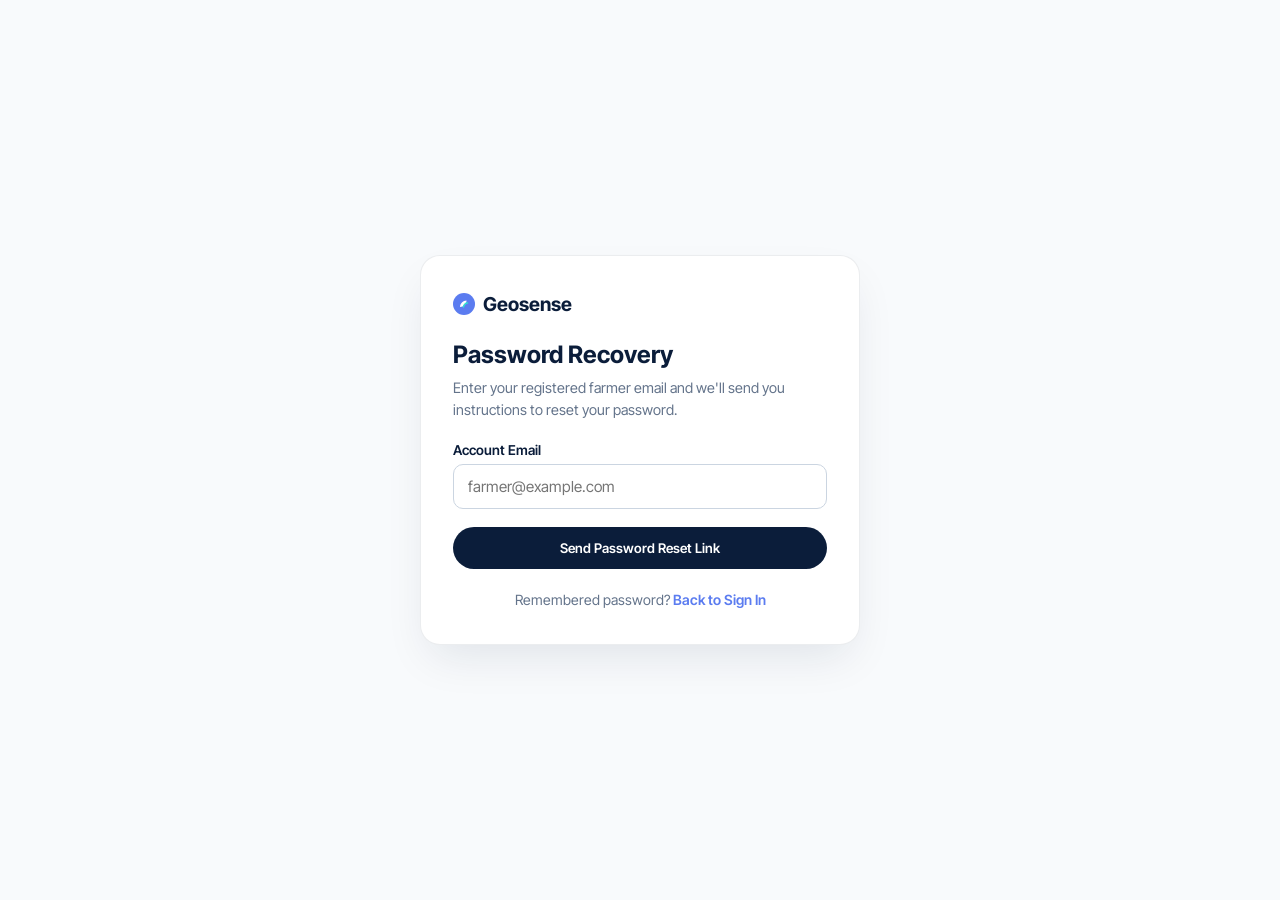
<file: forgot-password.html>
<!DOCTYPE html>
<html lang="en">
<head>
  <meta charset="UTF-8">
  <meta name="viewport" content="width=device-width, initial-scale=1.0">
  <title>Reset Password — Geosense Smart Agriculture</title>
  <link rel="preconnect" href="https://fonts.googleapis.com">
  <link rel="preconnect" href="https://fonts.gstatic.com" crossorigin>
  <link href="https://fonts.googleapis.com/css2?family=Inter+Tight:wght@400;500;600;700&display=swap" rel="stylesheet">
  <style>
    :root {
      --ink: #0b1d3a;
      --accent: #5b7cf0;
      --dot: #2fe0d0;
    }
    * { box-sizing: border-box; margin: 0; padding: 0; }
    body {
      background: #f8fafc;
      font-family: 'Inter Tight', system-ui, -apple-system, sans-serif;
      color: var(--ink);
      min-height: 100vh;
      display: flex;
      flex-direction: column;
      align-items: center;
      justify-content: center;
      padding: 24px;
    }
    .auth-container {
      width: 100%;
      max-width: 440px;
      background: #ffffff;
      border-radius: 20px;
      border: 1px solid rgba(11, 29, 58, 0.08);
      box-shadow: 0 20px 45px -10px rgba(11, 29, 58, 0.1);
      padding: 36px 32px;
    }
    .brand-link {
      display: inline-flex;
      align-items: center;
      gap: 8px;
      text-decoration: none;
      color: var(--ink);
      font-weight: 700;
      font-size: 1.2rem;
      margin-bottom: 24px;
    }
    h1 { font-size: 1.5rem; font-weight: 700; margin-bottom: 8px; }
    p { font-size: 0.9rem; color: #64748b; margin-bottom: 22px; line-height: 1.5; }
    .field label { display: block; font-size: 0.85rem; font-weight: 600; margin-bottom: 6px; }
    .field input {
      width: 100%;
      padding: 12px 14px;
      border-radius: 10px;
      border: 1px solid #cbd5e1;
      font-family: inherit;
      font-size: 0.95rem;
      outline: none;
      margin-bottom: 18px;
    }
    .field input:focus { border-color: var(--accent); }
    .btn-submit {
      width: 100%;
      padding: 13px;
      background: var(--ink);
      color: #fff;
      border: none;
      border-radius: 30px;
      font-family: inherit;
      font-weight: 600;
      cursor: pointer;
    }
    .btn-submit:hover { background: #172d54; }
    .auth-footer { margin-top: 22px; text-align: center; font-size: 0.88rem; color: #64748b; }
    .auth-footer a { color: var(--accent); text-decoration: none; font-weight: 600; }
    .success-msg { padding: 12px; background: #ecfdf5; color: #065f46; border-radius: 8px; font-size: 0.9rem; margin-bottom: 16px; display: none; }
  </style>
</head>
<body>
  <div class="auth-container">
    <a href="/" class="brand-link">
      <svg viewBox="0 0 22 22" width="22" height="22">
        <circle cx="11" cy="11" r="11" fill="#5b7cf0"/>
        <path d="M7 14c0-3.5 3-6.5 6.5-6.5 0 3.5-3 6.5-6.5 6.5z" fill="#fff"/>
        <path d="M10.5 14c0-2.2 2-4 4-4" stroke="#2fe0d0" stroke-width="1.5" stroke-linecap="round" fill="none"/>
      </svg>
      Geosense
    </a>
    <h1>Password Recovery</h1>
    <p>Enter your registered farmer email and we'll send you instructions to reset your password.</p>
    <div id="success" class="success-msg">Reset link has been dispatched to your email address!</div>
    <form id="forgot-form">
      <div class="field">
        <label for="email">Account Email</label>
        <input type="email" id="email" required placeholder="farmer@example.com" />
      </div>
      <button type="submit" class="btn-submit">Send Password Reset Link</button>
    </form>
    <div class="auth-footer">
      Remembered password? <a href="/login">Back to Sign In</a>
    </div>
  </div>
  <script>
    document.getElementById('forgot-form').onsubmit = (e) => {
      e.preventDefault();
      document.getElementById('success').style.display = 'block';
      document.getElementById('forgot-form').style.display = 'none';
    };
  </script>
</body>
</html>
</file>
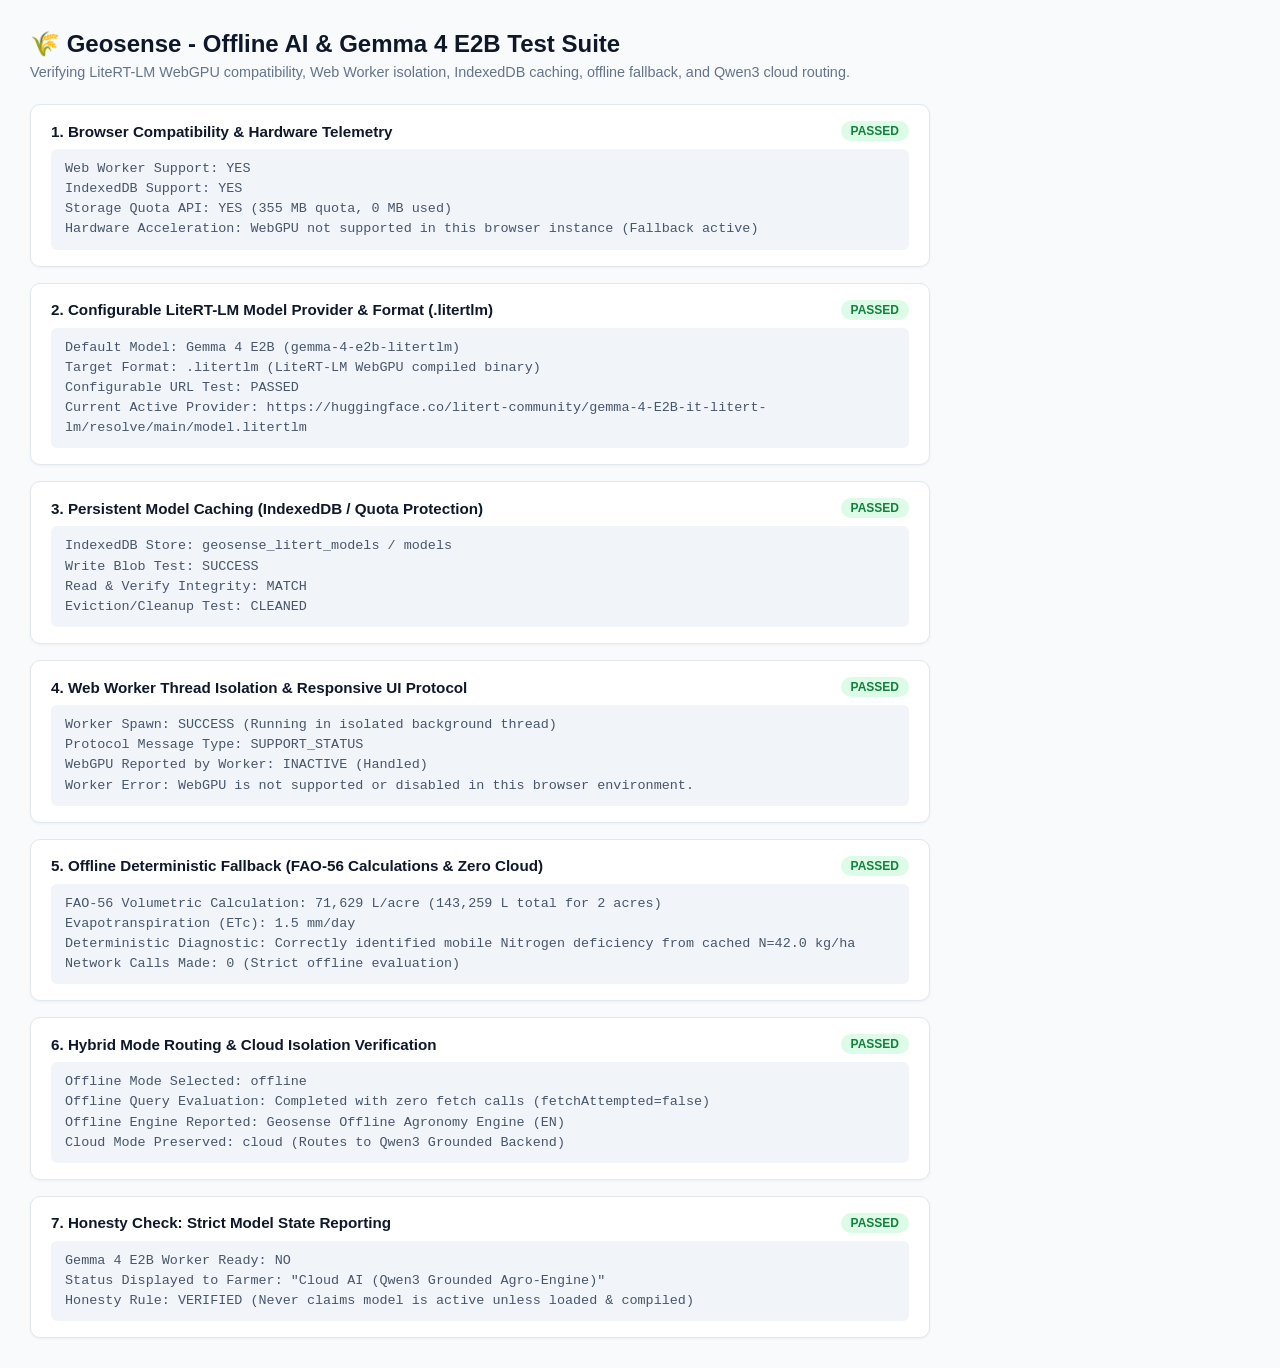
<file: test_offline_ai.html>
<!DOCTYPE html>
<html lang="en">
<head>
  <meta charset="UTF-8">
  <title>Geosense - Gemma 4 E2B LiteRT-LM & Offline AI Verification Test Suite</title>
  <style>
    body {
      font-family: -apple-system, BlinkMacSystemFont, "Segoe UI", Roboto, sans-serif;
      margin: 30px;
      background: #f8fafc;
      color: #0f172a;
    }
    h1 { font-size: 1.5rem; margin-bottom: 6px; }
    .subtitle { color: #64748b; font-size: 0.9rem; margin-bottom: 24px; }
    .test-grid { display: grid; gap: 16px; max-width: 900px; }
    .test-card {
      background: #ffffff;
      border: 1px solid #e2e8f0;
      border-radius: 10px;
      padding: 16px 20px;
      box-shadow: 0 1px 3px rgba(0,0,0,0.05);
    }
    .test-header {
      display: flex;
      justify-content: space-between;
      align-items: center;
      margin-bottom: 8px;
    }
    .test-title { font-weight: 700; font-size: 0.95rem; }
    .badge {
      font-size: 0.75rem;
      font-weight: 700;
      padding: 3px 10px;
      border-radius: 12px;
    }
    .badge.pass { background: #dcfce7; color: #15803d; }
    .badge.fail { background: #fee2e2; color: #b91c1c; }
    .badge.running { background: #eff6ff; color: #1d4ed8; }
    .test-detail {
      font-size: 0.84rem;
      color: #475569;
      line-height: 1.5;
      font-family: Consolas, monospace;
      background: #f1f5f9;
      padding: 10px 14px;
      border-radius: 6px;
      margin-top: 8px;
      white-space: pre-wrap;
    }
  </style>
</head>
<body>
  <h1>🌾 Geosense - Offline AI & Gemma 4 E2B Test Suite</h1>
  <div class="subtitle">Verifying LiteRT-LM WebGPU compatibility, Web Worker isolation, IndexedDB caching, offline fallback, and Qwen3 cloud routing.</div>

  <div class="test-grid" id="test-results">
    <!-- Test cards injected here -->
  </div>

  <script src="js/api-client.js"></script>
  <script src="js/offline-agro-engine.js"></script>
  <script src="js/litert-cache.js"></script>
  <script src="js/offline-ai-client.js"></script>

  <script>
    const container = document.getElementById('test-results');

    function createCard(id, title) {
      const card = document.createElement('div');
      card.className = 'test-card';
      card.id = `card-${id}`;
      card.innerHTML = `
        <div class="test-header">
          <div class="test-title">${title}</div>
          <span class="badge running" id="badge-${id}">RUNNING</span>
        </div>
        <div class="test-detail" id="detail-${id}">Executing test...</div>
      `;
      container.appendChild(card);
    }

    function setCardResult(id, passed, details) {
      const badge = document.getElementById(`badge-${id}`);
      const detail = document.getElementById(`detail-${id}`);
      if (badge) {
        badge.className = `badge ${passed ? 'pass' : 'fail'}`;
        badge.textContent = passed ? 'PASSED' : 'FAILED';
      }
      if (detail) {
        detail.textContent = details;
      }
    }

    async function runTestSuite() {
      // ------------------------------------------------------------------
      // TEST 1: Browser Compatibility & WebGPU Detection
      // ------------------------------------------------------------------
      createCard('1', '1. Browser Compatibility & Hardware Telemetry');
      try {
        const hasWorker = typeof window.Worker !== 'undefined';
        const hasIndexedDb = typeof window.indexedDB !== 'undefined';
        const hasStorage = typeof navigator.storage !== 'undefined';
        const hasWebGpu = typeof navigator !== 'undefined' && 'gpu' in navigator;

        let gpuInfo = 'WebGPU not supported in this browser instance (Fallback active)';
        if (hasWebGpu) {
          try {
            const adapter = await navigator.gpu.requestAdapter();
            if (adapter) {
              const info = await adapter.requestAdapterInfo();
              gpuInfo = `WebGPU Active: ${info.vendor} ${info.device} (${info.architecture})`;
            }
          } catch (e) {
            gpuInfo = `WebGPU query error: ${e.message}`;
          }
        }

        const est = await window.LiteRtCacheManager.getStorageStats();
        const details = [
          `Web Worker Support: ${hasWorker ? 'YES' : 'NO'}`,
          `IndexedDB Support: ${hasIndexedDb ? 'YES' : 'NO'}`,
          `Storage Quota API: ${hasStorage ? 'YES' : 'NO'} (${est.quotaMB} MB quota, ${est.usageMB} MB used)`,
          `Hardware Acceleration: ${gpuInfo}`
        ].join('\n');

        setCardResult('1', hasWorker && hasIndexedDb, details);
      } catch (err) {
        setCardResult('1', false, `Error: ${err.message}`);
      }

      // ------------------------------------------------------------------
      // TEST 2: Configurable Model Provider & Format Validation
      // ------------------------------------------------------------------
      createCard('2', '2. Configurable LiteRT-LM Model Provider & Format (.litertlm)');
      try {
        const client = window.GeosenseAiClient;
        const initialUrl = client.modelUrl;
        const testCustomUrl = 'https://custom-repo.agri/models/gemma-4-e2b-v2.litertlm';
        
        client.setModelUrl(testCustomUrl);
        const savedUrl = localStorage.getItem('geosense_litert_model_url');
        const urlMatch = savedUrl === testCustomUrl;
        
        // Restore
        client.setModelUrl(initialUrl);

        const details = [
          `Default Model: Gemma 4 E2B (${client.modelId})`,
          `Target Format: .litertlm (LiteRT-LM WebGPU compiled binary)`,
          `Configurable URL Test: ${urlMatch ? 'PASSED' : 'FAILED'}`,
          `Current Active Provider: ${client.modelUrl}`
        ].join('\n');

        setCardResult('2', urlMatch && client.modelUrl.includes('gemma-4-E2B'), details);
      } catch (err) {
        setCardResult('2', false, `Error: ${err.message}`);
      }

      // ------------------------------------------------------------------
      // TEST 3: Persistent Storage & Model Cache Manager
      // ------------------------------------------------------------------
      createCard('3', '3. Persistent Model Caching (IndexedDB / Quota Protection)');
      try {
        const cacheMgr = window.LiteRtCacheManager;
        const isCachedBefore = await cacheMgr.isModelCached('unit-test-model');
        
        // Test put and get of a lightweight test blob
        const testBlob = new Blob(['GEOSENSE_LITERTLM_HEADER_TEST_BYTES'], { type: 'application/octet-stream' });
        const db = await cacheMgr.initDb();
        
        await new Promise((resolve, reject) => {
          const tx = db.transaction('models', 'readwrite');
          tx.objectStore('models').put({
            id: 'unit-test-model',
            sizeBytes: testBlob.size,
            sizeMB: '0.01',
            blob: testBlob,
            downloadedAt: new Date().toISOString()
          });
          tx.oncomplete = resolve;
          tx.onerror = reject;
        });

        const isCachedAfter = await cacheMgr.isModelCached('unit-test-model');
        const fetchedRecord = await cacheMgr.getCachedModel('unit-test-model');
        await cacheMgr.clearCachedModel('unit-test-model');
        const isCachedCleaned = !(await cacheMgr.isModelCached('unit-test-model'));

        const passed = !isCachedBefore && isCachedAfter && (fetchedRecord.sizeBytes === testBlob.size) && isCachedCleaned;
        const details = [
          `IndexedDB Store: geosense_litert_models / models`,
          `Write Blob Test: ${isCachedAfter ? 'SUCCESS' : 'FAILED'}`,
          `Read & Verify Integrity: ${fetchedRecord ? 'MATCH' : 'MISMATCH'}`,
          `Eviction/Cleanup Test: ${isCachedCleaned ? 'CLEANED' : 'FAILED'}`
        ].join('\n');

        setCardResult('3', passed, details);
      } catch (err) {
        setCardResult('3', false, `Error: ${err.message}`);
      }

      // ------------------------------------------------------------------
      // TEST 4: Web Worker Lifecycle & Message Protocol
      // ------------------------------------------------------------------
      createCard('4', '4. Web Worker Thread Isolation & Responsive UI Protocol');
      try {
        const worker = new Worker('js/litert-worker.js', { type: 'module' });
        const workerResponse = await new Promise((resolve, reject) => {
          const timeout = setTimeout(() => reject(new Error('Worker timeout after 4s')), 4000);
          worker.onmessage = (e) => {
            clearTimeout(timeout);
            resolve(e.data);
          };
          worker.onerror = (err) => {
            clearTimeout(timeout);
            reject(err);
          };
          worker.postMessage({ type: 'CHECK_SUPPORT' });
        });
        worker.terminate();

        const passed = workerResponse && workerResponse.type === 'SUPPORT_STATUS';
        const details = [
          `Worker Spawn: SUCCESS (Running in isolated background thread)`,
          `Protocol Message Type: ${workerResponse.type}`,
          `WebGPU Reported by Worker: ${workerResponse.webGpu ? 'ACTIVE' : 'INACTIVE (Handled)'}`,
          `Worker Error: ${workerResponse.error || 'None'}`
        ].join('\n');

        setCardResult('4', passed, details);
      } catch (err) {
        setCardResult('4', false, `Error: ${err.message}`);
      }

      // ------------------------------------------------------------------
      // TEST 5: Offline Deterministic Fallback Engine (FAO-56 & Expert Science)
      // ------------------------------------------------------------------
      createCard('5', '5. Offline Deterministic Fallback (FAO-56 Calculations & Zero Cloud)');
      try {
        const engine = window.OfflineAgroEngine;
        
        // 1. Test FAO-56 irrigation
        const irrig = engine.calculateIrrigation({
          crop: 'wheat',
          stage: 'vegetative',
          soilMoisture: 38.0,
          areaAcres: 2.0,
          tempC: 28.0,
          humidityPct: 52.0
        });

        // 2. Test chlorosis diagnostic
        const diagnostic = engine.generateAdvisory('Why are my wheat bottom leaves turning yellow?', {
          soil: { nitrogen_ppm: 42.0, soil_ph: 6.8 }
        });

        const passed = irrig.irrigationNeeded && (irrig.totalWaterLiters > 0) && diagnostic.answer.includes('Nitrogen');
        const details = [
          `FAO-56 Volumetric Calculation: ${irrig.waterPerAcreLiters.toLocaleString()} L/acre (${irrig.totalWaterLiters.toLocaleString()} L total for 2 acres)`,
          `Evapotranspiration (ETc): ${irrig.evapotranspirationMmDay} mm/day`,
          `Deterministic Diagnostic: Correctly identified mobile Nitrogen deficiency from cached N=42.0 kg/ha`,
          `Network Calls Made: 0 (Strict offline evaluation)`
        ].join('\n');

        setCardResult('5', passed, details);
      } catch (err) {
        setCardResult('5', false, `Error: ${err.message}`);
      }

      // ------------------------------------------------------------------
      // TEST 6: Strict Isolation & Hybrid Mode Routing (Cloud Qwen3 vs Offline)
      // ------------------------------------------------------------------
      createCard('6', '6. Hybrid Mode Routing & Cloud Isolation Verification');
      try {
        const client = window.GeosenseAiClient;
        
        // Switch to offline mode
        client.setMode('offline');
        const offlineState = client.getState();

        // Spy on fetch to ensure ZERO network calls during offline chat
        let fetchAttempted = false;
        const originalFetch = window.fetch;
        window.fetch = function(...args) {
          fetchAttempted = true;
          return originalFetch.apply(this, args);
        };

        const offlineReply = await client.chat('How much water should I apply to wheat?');
        window.fetch = originalFetch; // restore

        const zeroFetchVerified = !fetchAttempted;
        const offlineModeCorrect = offlineReply.mode === 'offline_deterministic' || offlineReply.mode === 'offline_gemma';

        // Switch back to cloud mode
        client.setMode('cloud');
        const cloudState = client.getState();

        const passed = zeroFetchVerified && offlineModeCorrect && (cloudState.mode === 'cloud');
        const details = [
          `Offline Mode Selected: ${offlineState.mode}`,
          `Offline Query Evaluation: Completed with zero fetch calls (fetchAttempted=${fetchAttempted})`,
          `Offline Engine Reported: ${offlineReply.engine}`,
          `Cloud Mode Preserved: ${cloudState.mode} (Routes to Qwen3 Grounded Backend)`
        ].join('\n');

        setCardResult('6', passed, details);
      } catch (err) {
        setCardResult('6', false, `Error: ${err.message}`);
      }

      // ------------------------------------------------------------------
      // TEST 7: Integrity & Honesty Check (Never Pretend Model is Running)
      // ------------------------------------------------------------------
      createCard('7', '7. Honesty Check: Strict Model State Reporting');
      try {
        const client = window.GeosenseAiClient;
        const state = client.getState();
        
        // If worker is not ready, isGemmaActive MUST be false
        const honestStatus = (!client.isWorkerReady && !state.isGemmaActive);
        
        const details = [
          `Gemma 4 E2B Worker Ready: ${client.isWorkerReady ? 'YES' : 'NO'}`,
          `Status Displayed to Farmer: "${state.statusMessage}"`,
          `Honesty Rule: ${honestStatus ? 'VERIFIED (Never claims model is active unless loaded & compiled)' : 'FAILED'}`
        ].join('\n');

        setCardResult('7', honestStatus, details);
      } catch (err) {
        setCardResult('7', false, `Error: ${err.message}`);
      }
    }

    window.addEventListener('DOMContentLoaded', runTestSuite);
  </script>
</body>
</html>
</file>
